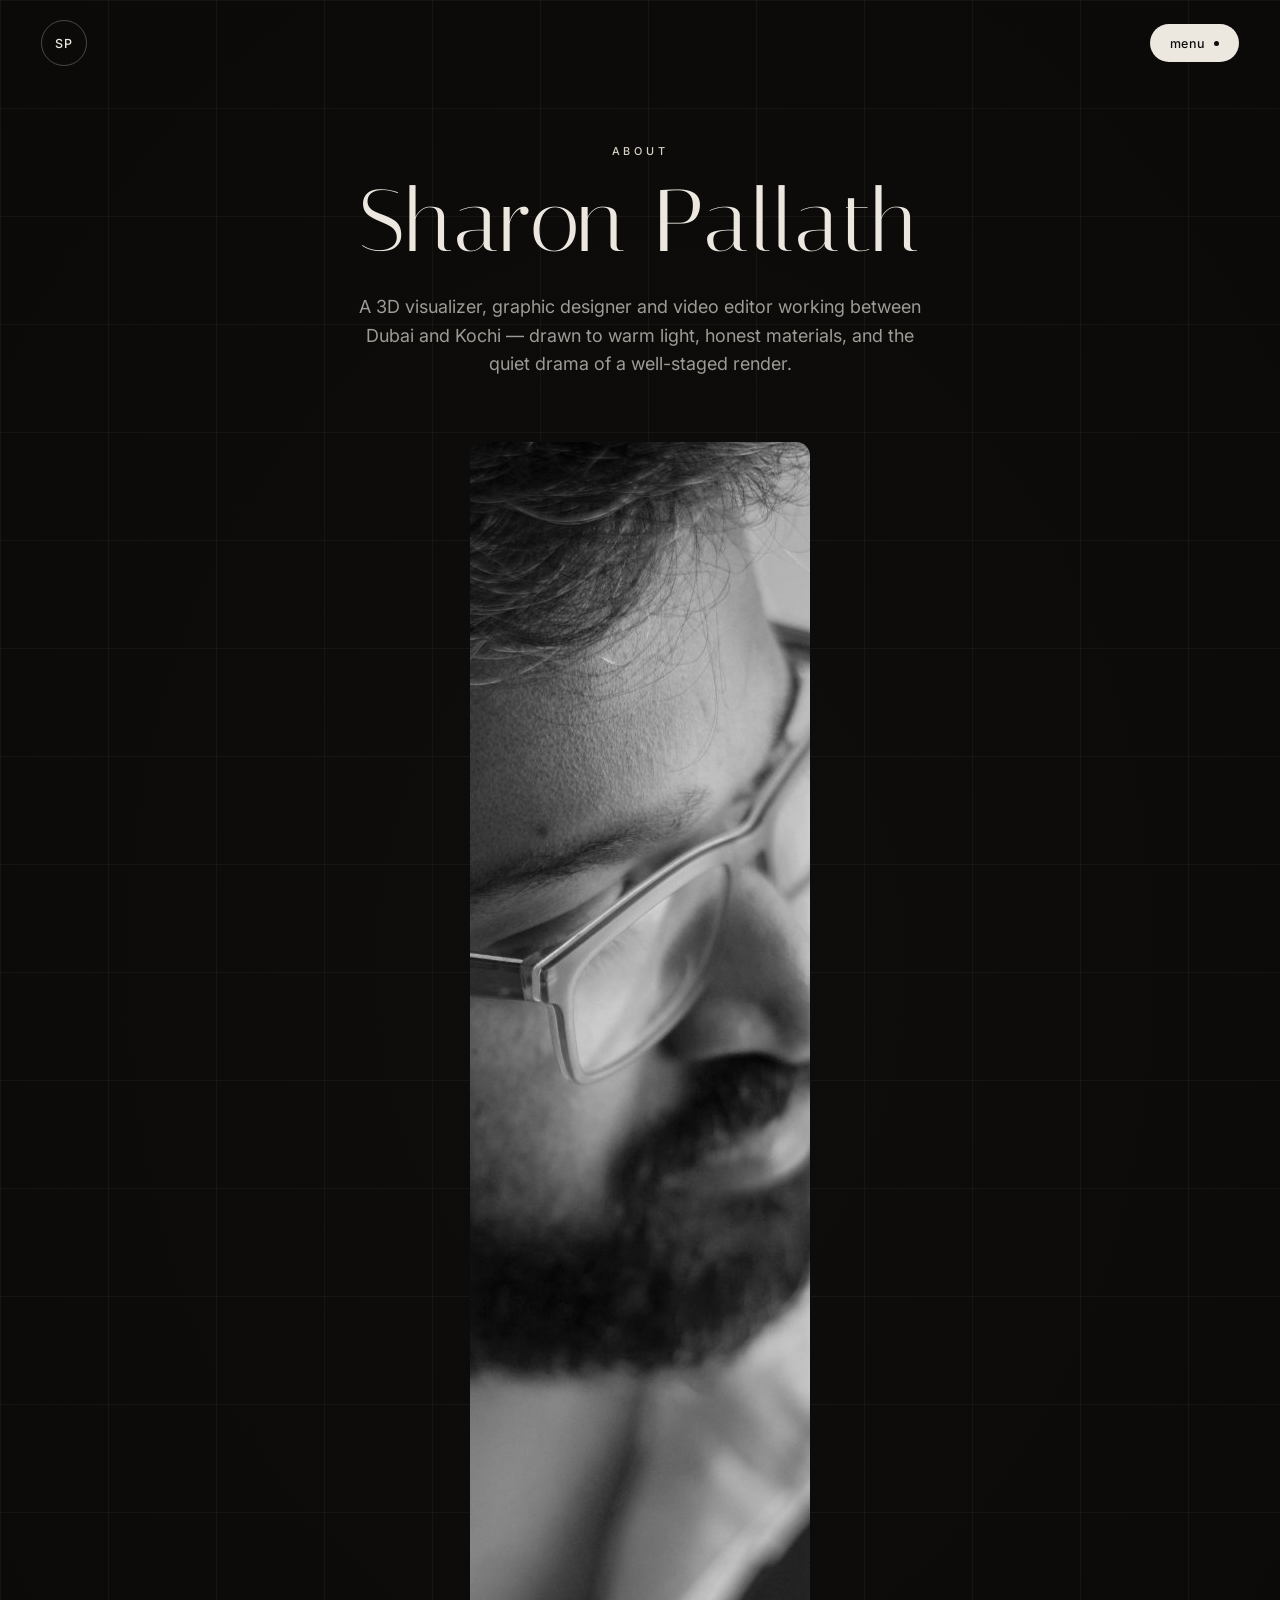
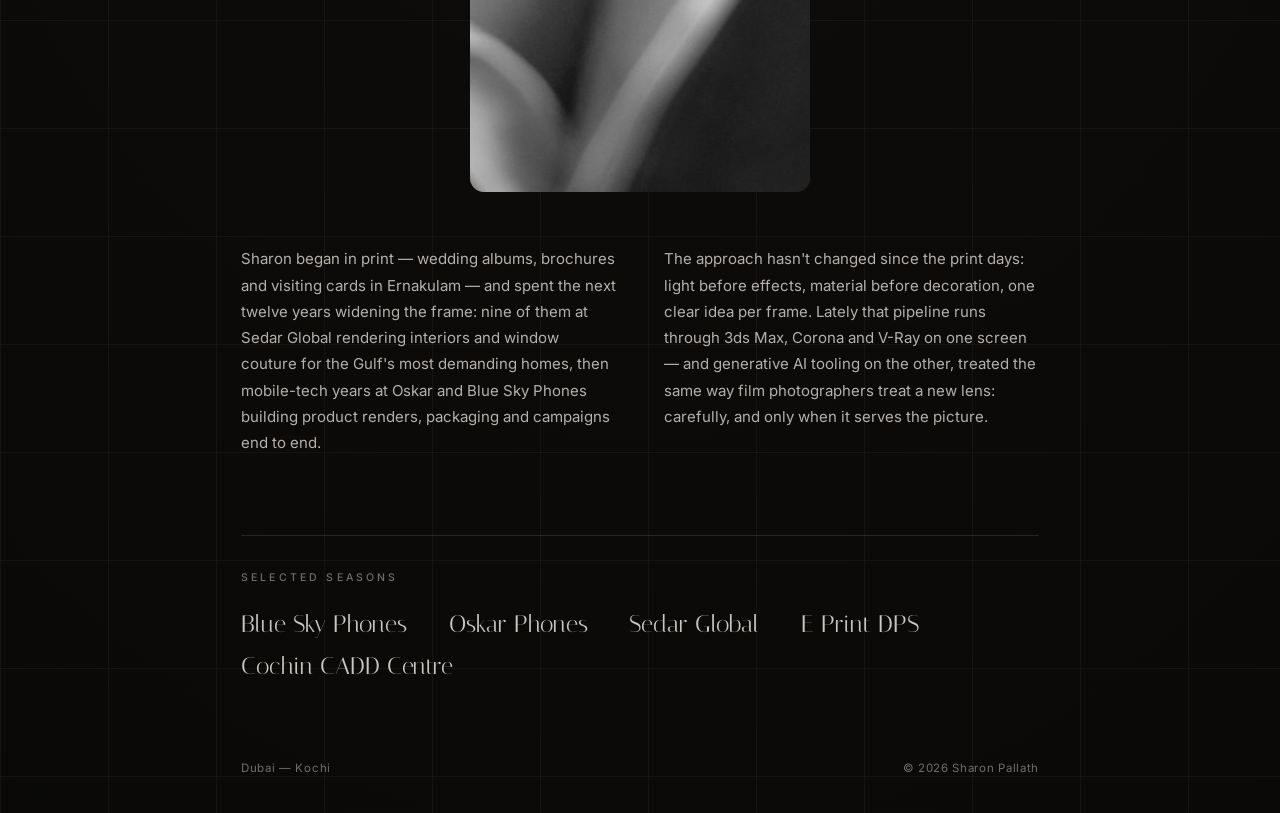
<file: about.html>
<!DOCTYPE html>
<html lang="en">
<head>
<meta charset="UTF-8">
<meta name="viewport" content="width=device-width, initial-scale=1.0">
<title>About — Sharon Pallath</title>
<meta name="description" content="About Sharon Pallath — 3D Visualizer, Graphic Designer and Video Editor, Dubai.">
<link rel="icon" href="data:image/svg+xml,<svg xmlns='http://www.w3.org/2000/svg' viewBox='0 0 100 100'><rect width='100' height='100' rx='50' fill='%230b0a09'/><text y='68' x='50' text-anchor='middle' font-size='44' font-family='Georgia,serif' fill='%23ECE8E0'>SP</text></svg>">
<link rel="preconnect" href="https://fonts.googleapis.com">
<link rel="preconnect" href="https://fonts.gstatic.com" crossorigin>
<link href="https://fonts.googleapis.com/css2?family=Italiana&family=Inter:wght@400;500&display=swap" rel="stylesheet">
<link rel="stylesheet" href="css/style.css?v=2">
</head>
<body>

<header class="bar">
  <a class="bar__logo" href="index.html" aria-label="Home">SP</a>
  <button class="pill" id="menu-btn" type="button"><span id="menu-btn-label">menu</span><i></i></button>
</header>

<main class="page">
  <div class="page__head">
    <p class="page__eyebrow">ABOUT</p>
    <h1 class="page__title">Sharon Pallath</h1>
    <p class="page__intro">A 3D visualizer, graphic designer and video editor working between Dubai and Kochi — drawn to warm light, honest materials, and the quiet drama of a well-staged render.</p>
  </div>

  <figure class="about-portrait">
    <img src="assets/img/portrait.jpg" alt="Sharon Pallath — portrait" width="900" height="1350">
  </figure>

  <div class="about-body">
    <p>Sharon began in print — wedding albums, brochures and visiting cards in Ernakulam — and spent the next twelve years widening the frame: nine of them at Sedar Global rendering interiors and window couture for the Gulf's most demanding homes, then mobile-tech years at Oskar and Blue Sky Phones building product renders, packaging and campaigns end to end.</p>
    <p>The approach hasn't changed since the print days: light before effects, material before decoration, one clear idea per frame. Lately that pipeline runs through 3ds Max, Corona and V-Ray on one screen — and generative AI tooling on the other, treated the same way film photographers treat a new lens: carefully, and only when it serves the picture.</p>
  </div>

  <div class="clients">
    <p class="clients__label">SELECTED SEASONS</p>
    <ul class="clients__list">
      <li>Blue Sky Phones</li>
      <li>Oskar Phones</li>
      <li>Sedar Global</li>
      <li>E Print DPS</li>
      <li>Cochin CADD Centre</li>
    </ul>
  </div>

  <footer class="page__foot">
    <span>Dubai — Kochi</span>
    <span>© 2026 Sharon Pallath</span>
  </footer>
</main>

<nav class="menu" id="menu" aria-hidden="true">
  <div class="menu__links">
    <a href="index.html"     class="menu__link"><em>01</em>Home</a>
    <a href="portfolio.html" class="menu__link"><em>02</em>Portfolio</a>
    <a href="about.html"     class="menu__link"><em>03</em>About</a>
    <a href="contact.html"   class="menu__link"><em>04</em>Contact</a>
  </div>
  <p class="menu__foot">DUBAI, UAE — PALLATHSHARON@GMAIL.COM</p>
</nav>

<script src="https://cdn.jsdelivr.net/npm/gsap@3.13.0/dist/gsap.min.js"></script>
<script src="js/site.js?v=2"></script>
</body>
</html>
</file>
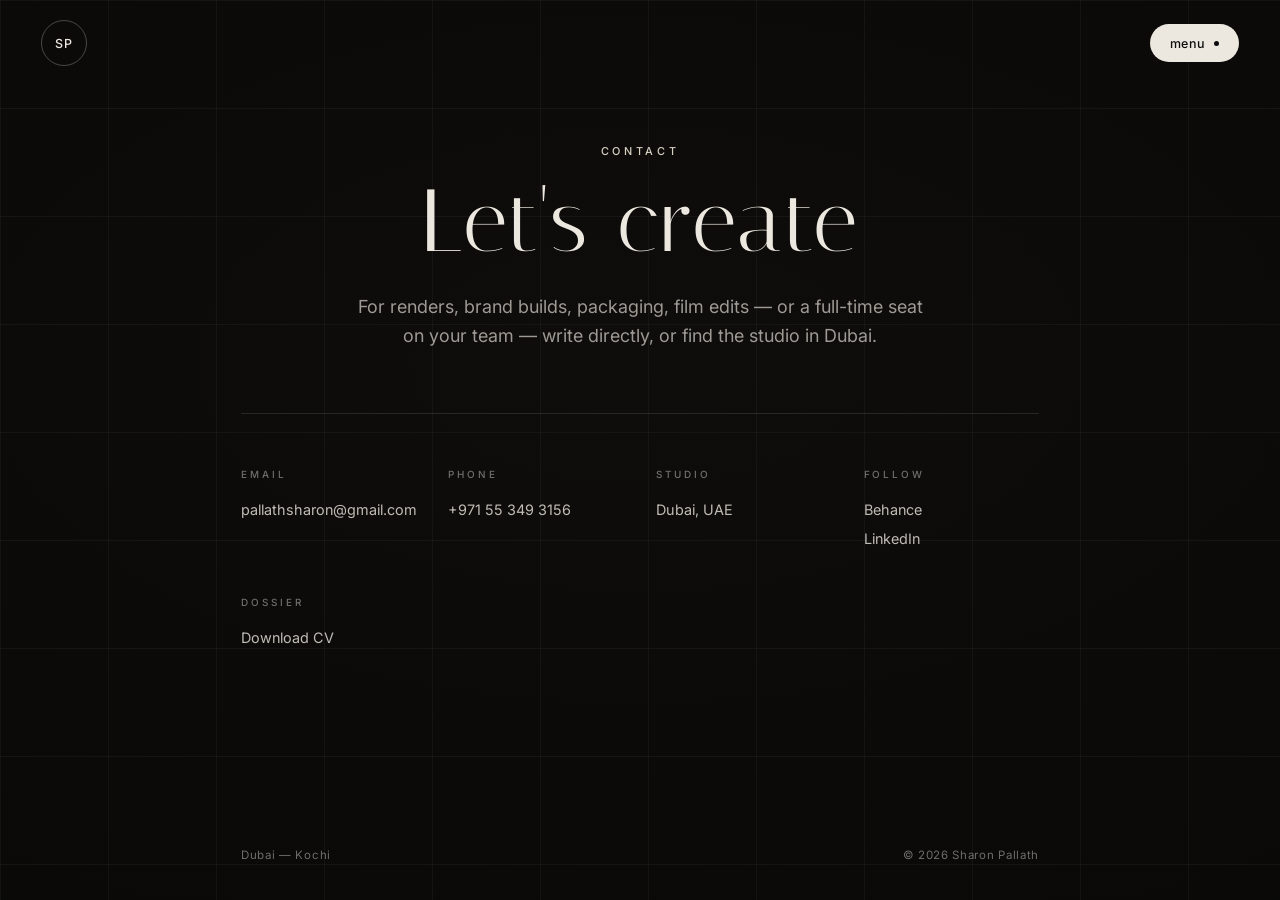
<file: contact.html>
<!DOCTYPE html>
<html lang="en">
<head>
<meta charset="UTF-8">
<meta name="viewport" content="width=device-width, initial-scale=1.0">
<title>Contact — Sharon Pallath</title>
<meta name="description" content="Contact Sharon Pallath — commissions, collaborations and full-time roles. Dubai, UAE.">
<link rel="icon" href="data:image/svg+xml,<svg xmlns='http://www.w3.org/2000/svg' viewBox='0 0 100 100'><rect width='100' height='100' rx='50' fill='%230b0a09'/><text y='68' x='50' text-anchor='middle' font-size='44' font-family='Georgia,serif' fill='%23ECE8E0'>SP</text></svg>">
<link rel="preconnect" href="https://fonts.googleapis.com">
<link rel="preconnect" href="https://fonts.gstatic.com" crossorigin>
<link href="https://fonts.googleapis.com/css2?family=Italiana&family=Inter:wght@400;500&display=swap" rel="stylesheet">
<link rel="stylesheet" href="css/style.css?v=2">
</head>
<body>

<header class="bar">
  <a class="bar__logo" href="index.html" aria-label="Home">SP</a>
  <button class="pill" id="menu-btn" type="button"><span id="menu-btn-label">menu</span><i></i></button>
</header>

<main class="page">
  <div class="page__head">
    <p class="page__eyebrow">CONTACT</p>
    <h1 class="page__title">Let's create</h1>
    <p class="page__intro">For renders, brand builds, packaging, film edits — or a full-time seat on your team — write directly, or find the studio in Dubai.</p>
  </div>

  <div class="contact-cols">
    <div>
      <h3>Email</h3>
      <a href="mailto:pallathsharon@gmail.com">pallathsharon@gmail.com</a>
    </div>
    <div>
      <h3>Phone</h3>
      <a href="tel:+971553493156">+971 55 349 3156</a>
    </div>
    <div>
      <h3>Studio</h3>
      <p>Dubai, UAE</p>
    </div>
    <div>
      <h3>Follow</h3>
      <a href="https://www.behance.net/sharonpallath1" target="_blank" rel="noopener">Behance</a>
      <a href="https://www.linkedin.com/in/sharon-pallath/" target="_blank" rel="noopener">LinkedIn</a>
    </div>
    <div>
      <h3>Dossier</h3>
      <a href="cv.pdf" target="_blank" rel="noopener">Download CV</a>
    </div>
  </div>

  <footer class="page__foot">
    <span>Dubai — Kochi</span>
    <span>© 2026 Sharon Pallath</span>
  </footer>
</main>

<nav class="menu" id="menu" aria-hidden="true">
  <div class="menu__links">
    <a href="index.html"     class="menu__link"><em>01</em>Home</a>
    <a href="portfolio.html" class="menu__link"><em>02</em>Portfolio</a>
    <a href="about.html"     class="menu__link"><em>03</em>About</a>
    <a href="contact.html"   class="menu__link"><em>04</em>Contact</a>
  </div>
  <p class="menu__foot">DUBAI, UAE — PALLATHSHARON@GMAIL.COM</p>
</nav>

<script src="https://cdn.jsdelivr.net/npm/gsap@3.13.0/dist/gsap.min.js"></script>
<script src="js/site.js?v=2"></script>
</body>
</html>
</file>
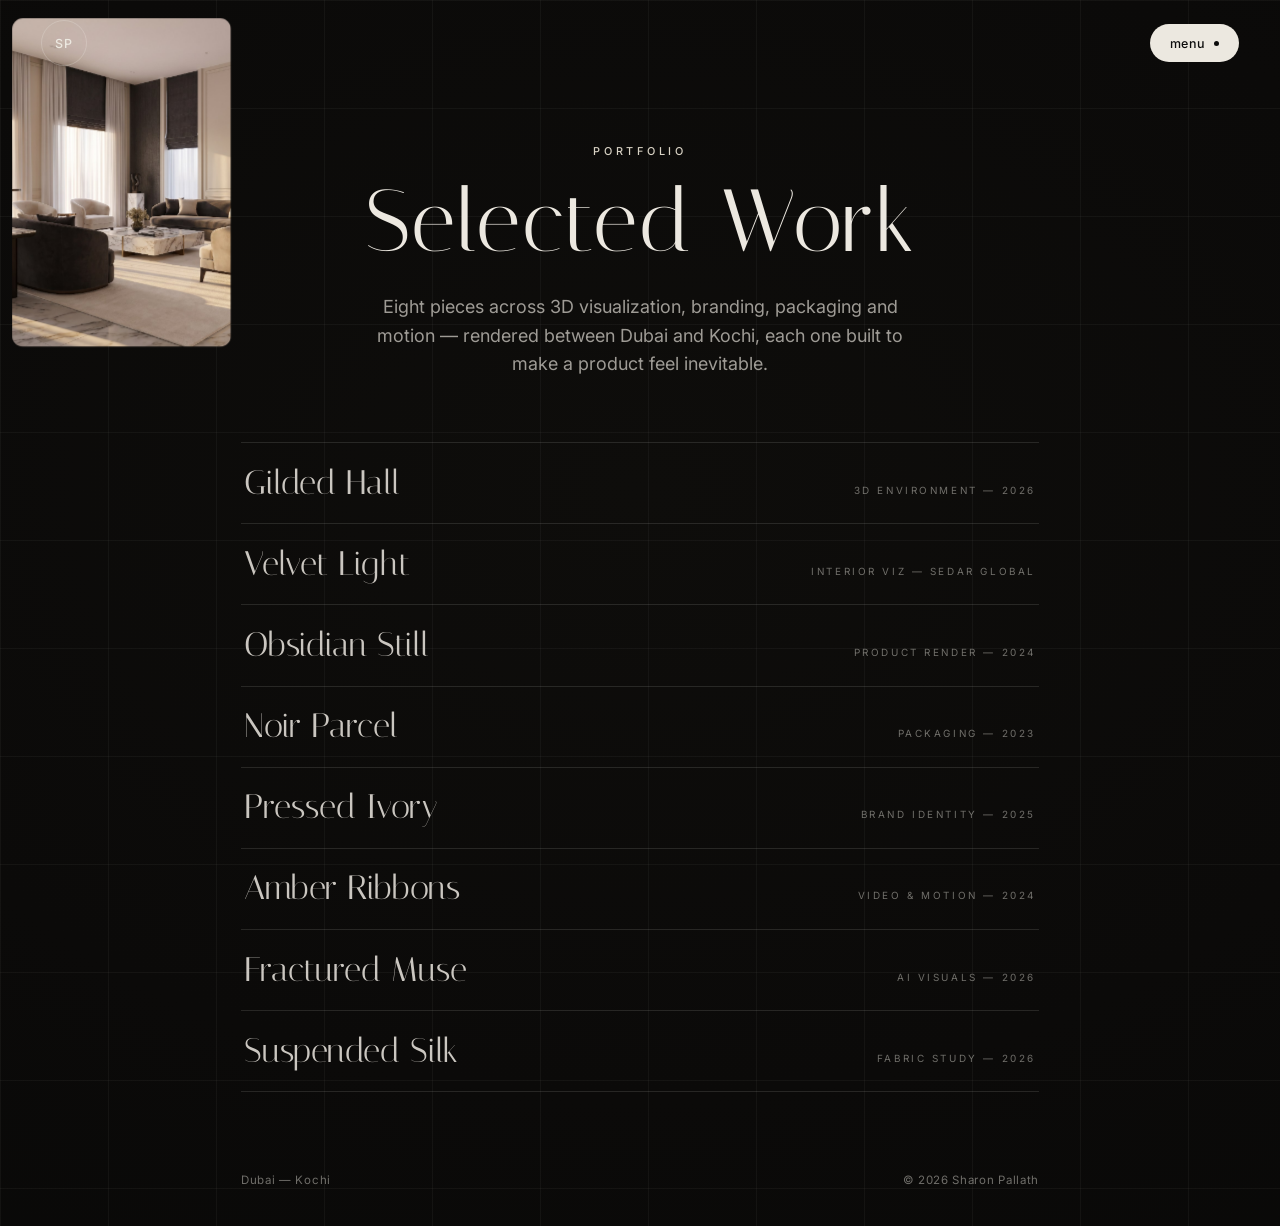
<file: portfolio.html>
<!DOCTYPE html>
<html lang="en">
<head>
<meta charset="UTF-8">
<meta name="viewport" content="width=device-width, initial-scale=1.0">
<title>Portfolio — Sharon Pallath</title>
<meta name="description" content="Selected work by Sharon Pallath — 3D visualization, branding, packaging, motion.">
<link rel="icon" href="data:image/svg+xml,<svg xmlns='http://www.w3.org/2000/svg' viewBox='0 0 100 100'><rect width='100' height='100' rx='50' fill='%230b0a09'/><text y='68' x='50' text-anchor='middle' font-size='44' font-family='Georgia,serif' fill='%23ECE8E0'>SP</text></svg>">
<link rel="preconnect" href="https://fonts.googleapis.com">
<link rel="preconnect" href="https://fonts.gstatic.com" crossorigin>
<link href="https://fonts.googleapis.com/css2?family=Italiana&family=Inter:wght@400;500&display=swap" rel="stylesheet">
<link rel="stylesheet" href="css/style.css?v=2">
</head>
<body>

<header class="bar">
  <a class="bar__logo" href="index.html" aria-label="Home">SP</a>
  <button class="pill" id="menu-btn" type="button"><span id="menu-btn-label">menu</span><i></i></button>
</header>

<main class="page">
  <div class="page__head">
    <p class="page__eyebrow">PORTFOLIO</p>
    <h1 class="page__title">Selected Work</h1>
    <p class="page__intro">Eight pieces across 3D visualization, branding, packaging and motion — rendered between Dubai and Kochi, each one built to make a product feel inevitable.</p>
  </div>

  <ol class="works-list">
    <li class="work-row" data-img="assets/img/hero.jpg"><strong>Gilded Hall</strong><span>3D Environment — 2026</span></li>
    <li class="work-row" data-img="assets/img/work-interior.jpg"><strong>Velvet Light</strong><span>Interior Viz — Sedar Global</span></li>
    <li class="work-row" data-img="assets/img/work-product.jpg"><strong>Obsidian Still</strong><span>Product Render — 2024</span></li>
    <li class="work-row" data-img="assets/img/work-packaging.jpg"><strong>Noir Parcel</strong><span>Packaging — 2023</span></li>
    <li class="work-row" data-img="assets/img/work-brand.jpg"><strong>Pressed Ivory</strong><span>Brand Identity — 2025</span></li>
    <li class="work-row" data-img="assets/img/work-video.jpg"><strong>Amber Ribbons</strong><span>Video &amp; Motion — 2024</span></li>
    <li class="work-row" data-img="assets/img/about.jpg"><strong>Fractured Muse</strong><span>AI Visuals — 2026</span></li>
    <li class="work-row" data-img="assets/img/work-silk.jpg"><strong>Suspended Silk</strong><span>Fabric Study — 2026</span></li>
  </ol>

  <div class="work-preview" id="work-preview"><img src="assets/img/work-interior.jpg" alt=""></div>

  <footer class="page__foot">
    <span>Dubai — Kochi</span>
    <span>© 2026 Sharon Pallath</span>
  </footer>
</main>

<nav class="menu" id="menu" aria-hidden="true">
  <div class="menu__links">
    <a href="index.html"     class="menu__link"><em>01</em>Home</a>
    <a href="portfolio.html" class="menu__link"><em>02</em>Portfolio</a>
    <a href="about.html"     class="menu__link"><em>03</em>About</a>
    <a href="contact.html"   class="menu__link"><em>04</em>Contact</a>
  </div>
  <p class="menu__foot">DUBAI, UAE — PALLATHSHARON@GMAIL.COM</p>
</nav>

<script src="https://cdn.jsdelivr.net/npm/gsap@3.13.0/dist/gsap.min.js"></script>
<script src="js/site.js?v=2"></script>
</body>
</html>
</file>
<file: css/style.css>
/* ═══════════════════════════════════════════════════════════
   SHARON PALLATH — PORTFOLIO 2026
   Editorial theme · dark grid · Italiana + Inter
   Home: single-viewport 3D orbit gallery (spiral / list)
   ═══════════════════════════════════════════════════════════ */

:root {
  --bg: #0b0a09;
  --ink: #0c0c0c;
  --bone: #ece8e0;
  --sand: #d8d2c4;
  --dim: rgba(236, 232, 224, 0.65);
  --mute: rgba(236, 232, 224, 0.45);
  --faint: rgba(236, 232, 224, 0.25);
  --hair: rgba(236, 232, 224, 0.12);
  --grid: rgba(236, 232, 224, 0.045);
  --serif: "Italiana", Georgia, serif;
  --sans: "Inter", Arial, sans-serif;
  --pad: clamp(1.25rem, 3.2vw, 2.8rem);
  --ease: cubic-bezier(0.22, 1, 0.36, 1);
}

@font-face {
  font-family: "Harabara";
  src: url("../assets/fonts/Harabara.ttf") format("truetype");
  font-weight: 400;
  font-display: swap;
}

* { margin: 0; padding: 0; box-sizing: border-box; }

html { background: var(--bg); }

body {
  background:
    linear-gradient(var(--grid) 1px, transparent 1px) 0 0 / 108px 108px,
    linear-gradient(90deg, var(--grid) 1px, transparent 1px) 0 0 / 108px 108px,
    radial-gradient(120% 90% at 50% 40%, #0e0d0b 0%, #0b0a09 55%, #080807 100%);
  color: var(--bone);
  font-family: var(--sans);
  font-weight: 400;
  -webkit-font-smoothing: antialiased;
  min-height: 100svh;
}
body.is-home { overflow: hidden; height: 100svh; }

::selection { background: var(--bone); color: var(--ink); }

img { display: block; max-width: 100%; }
a { color: inherit; text-decoration: none; }
ul, ol { list-style: none; }
button { background: none; border: 0; color: inherit; font: inherit; cursor: pointer; }
a, button { touch-action: manipulation; }
:focus-visible { outline: 1px solid var(--sand); outline-offset: 5px; border-radius: 2px; }
:focus:not(:focus-visible) { outline: none; }

.micro {
  font-size: 0.66rem; font-weight: 500;
  letter-spacing: 0.34em; text-transform: uppercase;
  color: var(--sand);
}

/* ═══════════ LOADER ═══════════ */

.loader {
  position: fixed; inset: 0; z-index: 300;
  background: var(--bg);
  display: flex; flex-direction: column;
  align-items: center; justify-content: center; gap: 1rem;
}
.loader__name { font-family: var(--serif); font-size: clamp(1.8rem, 4.4vw, 3rem); letter-spacing: 0.08em; }
.loader__pct { font-size: 0.64rem; letter-spacing: 0.3em; color: var(--mute); font-variant-numeric: tabular-nums; }

/* ═══════════ TOP BAR ═══════════ */

.bar {
  position: fixed; top: 0; left: 0; right: 0; z-index: 90;
  height: 5.4rem;
  display: flex; align-items: center; justify-content: space-between;
  padding: 0 var(--pad);
  pointer-events: none;
}
.bar > * { pointer-events: auto; }

.bar__logo {
  width: 2.9rem; height: 2.9rem; border-radius: 50%;
  border: 1px solid rgba(236, 232, 224, 0.28);
  display: flex; align-items: center; justify-content: center;
  font-size: 0.78rem; font-weight: 500; letter-spacing: 0.12em;
  color: var(--bone);
  transition: background-color 0.4s, color 0.4s, border-color 0.4s;
}
.bar__logo:hover { background: var(--bone); color: var(--ink); border-color: var(--bone); }

.bar__toggle {
  position: absolute; left: 50%; transform: translateX(-50%);
  display: flex; align-items: center; gap: 0.85rem;
  transition: opacity 0.35s var(--ease);
}
.toggle-btn {
  font-size: 0.78rem; font-weight: 500; letter-spacing: 0.02em;
  color: var(--mute);
  padding: 0.5rem 0.1rem;
  transition: color 0.4s;
}
.toggle-btn.is-active { color: var(--bone); }
.toggle-btn:hover { color: var(--sand); }
.bar__dot { width: 4px; height: 4px; border-radius: 50%; background: var(--faint); }

.pill {
  display: inline-flex; align-items: center; gap: 0.55rem;
  background: var(--bone); color: var(--ink);
  border-radius: 999px;
  padding: 0.72rem 1.25rem;
  font-size: 0.78rem; font-weight: 500; letter-spacing: 0.02em;
  transition: transform 0.45s var(--ease), background-color 0.4s;
}
.pill i {
  position: relative;
  width: 5px; height: 5px; border-radius: 50%;
  background: var(--ink);
  transition: transform 0.4s var(--ease), width 0.4s var(--ease),
              height 0.4s var(--ease), background-color 0.3s;
}
.pill i::before, .pill i::after {
  content: ""; position: absolute; left: 50%; top: 50%;
  width: 11px; height: 1.5px; border-radius: 1px;
  background: var(--ink);
  transform: translate(-50%, -50%) scaleX(0);
  transition: transform 0.4s var(--ease);
}
.pill:hover { transform: scale(1.05); background: #fff; }
.pill:hover i { transform: scale(1.5); }

/* menu open → dot morphs into a close X, bar lifts above the overlay */
body.menu-open .bar { z-index: 210; }
body.menu-open .bar__toggle { opacity: 0; pointer-events: none; }
body.menu-open .pill i { width: 11px; height: 11px; background: transparent; }
body.menu-open .pill:hover i { transform: rotate(90deg); }
body.menu-open .pill i::before { transform: translate(-50%, -50%) rotate(45deg) scaleX(1); }
body.menu-open .pill i::after  { transform: translate(-50%, -50%) rotate(-45deg) scaleX(1); }

/* ═══════════ HOME STAGE ═══════════ */

.stage {
  position: fixed; inset: 0;
  perspective: 1300px;
  perspective-origin: 50% 42%;
}
.orbit {
  position: absolute; inset: 0;
  transform-style: preserve-3d;
  will-change: transform;
}
.card {
  position: absolute; top: 40%; left: 50%;
  width: var(--cardW, 300px);
  aspect-ratio: 2 / 3;
  margin-left: calc(var(--cardW, 300px) / -2);
  margin-top: calc(var(--cardW, 300px) * -0.75);
  border-radius: 14px;
  overflow: hidden;
  will-change: transform, filter;
  cursor: pointer;
  backface-visibility: hidden;
  background: #141210;
}
.card img {
  width: 100%; height: 100%; object-fit: cover;
  filter: grayscale(1) contrast(1.04);
  transition: filter 0.55s ease, transform 0.7s var(--ease);
}
.card:hover img { filter: grayscale(0) contrast(1); transform: scale(1.045); }
.card::after {
  content: ""; position: absolute; inset: 0; border-radius: 14px;
  box-shadow: inset 0 0 0 1px rgba(236, 232, 224, 0.08);
  pointer-events: none;
}

/* hero type block — lifted above the caption row */
.hero-type {
  position: fixed; left: 0; right: 0; bottom: 9.6rem; z-index: 40;
  text-align: center;
  pointer-events: none;
  padding: 0 var(--pad);
}
.hero-type__eyebrow {
  font-size: 0.68rem; font-weight: 500; letter-spacing: 0.34em;
  color: var(--sand); text-transform: uppercase;
  margin-bottom: 1rem;
}
.hero-type__name {
  font-family: "Harabara", var(--serif);
  font-weight: 400;
  font-size: clamp(2.6rem, 7.2vw, 7rem);
  line-height: 1;
  letter-spacing: 0.09em;
  text-transform: uppercase;
  color: var(--bone);
  white-space: nowrap;
}
.hero-hint {
  position: fixed; left: 50%; transform: translateX(-50%);
  bottom: 0.9rem; z-index: 41;
  font-size: 0.64rem; letter-spacing: 0.3em; color: var(--mute);
  pointer-events: none;
}

/* caption — centered below the name */
.caption {
  position: fixed; left: 50%; transform: translateX(-50%); bottom: 5.6rem; z-index: 41;
  justify-content: center;
  display: flex; align-items: center; gap: 0.9rem;
  pointer-events: none;
  max-width: 40vw;
}
.caption__num { font-size: 0.7rem; letter-spacing: 0.22em; color: var(--sand); font-variant-numeric: tabular-nums; }
.caption__line { width: 2.6rem; height: 1px; background: rgba(236, 232, 224, 0.35); flex-shrink: 0; }
.caption__text {
  font-size: 0.7rem; font-weight: 500; letter-spacing: 0.22em;
  text-transform: uppercase; color: var(--bone);
  white-space: nowrap; overflow: hidden; text-overflow: ellipsis;
}

/* rotating circular badge bottom-left */
.badge {
  position: fixed; left: var(--pad); bottom: 4.6rem; z-index: 41;
  width: 8.6rem; height: 8.6rem;
  pointer-events: none;
}
.badge svg { width: 100%; height: 100%; overflow: visible; animation: badge-spin 22s linear infinite; }
.badge text {
  font-family: var(--sans); font-size: 10.5px; font-weight: 500;
  letter-spacing: 3.4px; text-transform: uppercase;
  fill: var(--sand);
}
.badge::after {
  content: ""; position: absolute; top: 50%; left: 50%;
  width: 7px; height: 7px; margin: -3.5px;
  border-radius: 50%; background: var(--sand);
}
@keyframes badge-spin { to { transform: rotate(360deg); } }

/* ═══════════ MENU OVERLAY ═══════════ */

.menu {
  position: fixed; inset: 0; z-index: 200;
  background: rgba(8, 8, 7, 0.55);
  backdrop-filter: blur(18px);
  -webkit-backdrop-filter: blur(18px);
  opacity: 0; visibility: hidden;
  display: flex; align-items: center; justify-content: center;
}
.menu__links { display: flex; flex-direction: column; align-items: center; gap: 0.4rem; }
.menu__link {
  font-family: var(--serif);
  font-size: clamp(2.6rem, 7.5vh, 4.6rem);
  line-height: 1.16;
  color: var(--dim);
  display: flex; align-items: baseline; gap: 1.1rem;
  transition: color 0.4s, letter-spacing 0.55s var(--ease);
}
.menu__link em { font-family: var(--sans); font-style: normal; font-size: 0.6rem; letter-spacing: 0.3em; color: var(--mute); }
.menu__link:hover, .menu__link.is-current { color: var(--bone); letter-spacing: 0.06em; }
.menu__foot {
  position: absolute; bottom: 2.2rem; left: 0; right: 0;
  text-align: center;
  font-size: 0.62rem; letter-spacing: 0.28em; color: var(--mute);
}

/* ═══════════ SUBPAGES ═══════════ */

.page {
  min-height: 100svh;
  display: flex; flex-direction: column;
  padding: clamp(7rem, 16vh, 10rem) var(--pad) 2.4rem;
  max-width: 880px; margin: 0 auto;
}
.page__head { text-align: center; margin-bottom: clamp(2.6rem, 7vh, 4.6rem); }
.page__eyebrow {
  font-size: 0.68rem; font-weight: 500; letter-spacing: 0.34em;
  color: var(--sand); text-transform: uppercase;
  margin-bottom: 1.4rem;
}
.page__title {
  font-family: var(--serif); font-weight: 400;
  font-size: clamp(3.2rem, 9vw, 5.5rem);
  line-height: 0.95; letter-spacing: 0.02em;
  color: var(--bone);
}
.page__intro {
  font-size: clamp(1rem, 1.6vw, 1.125rem); line-height: 1.6;
  color: var(--dim);
  max-width: 52ch; margin: 1.8rem auto 0;
}

.page__foot {
  margin-top: auto;
  padding-top: clamp(3.5rem, 9vh, 6rem);
  display: flex; justify-content: space-between; gap: 1.5rem; flex-wrap: wrap;
  font-size: 0.72rem; letter-spacing: 0.06em; color: var(--mute);
}

/* about */
.about-portrait {
  width: min(340px, 72vw); margin: 0 auto clamp(2.4rem, 6vh, 4rem);
  border-radius: 14px; overflow: hidden;
  box-shadow: inset 0 0 0 1px var(--hair);
}
.about-portrait img {
  width: 100%; aspect-ratio: 3 / 4; object-fit: cover;
  filter: grayscale(1);
  transition: filter 0.6s ease, transform 0.8s var(--ease);
}
.about-portrait:hover img { filter: grayscale(0); transform: scale(1.03); }
.about-body {
  columns: 2; column-gap: 3rem;
  font-size: 0.94rem; line-height: 1.75; color: rgba(236, 232, 224, 0.75);
  margin-bottom: clamp(3rem, 8vh, 5rem);
}
.about-body p { break-inside: avoid; margin-bottom: 1.2rem; }
.clients { border-top: 1px solid var(--hair); padding-top: 2.2rem; }
.clients__label {
  font-size: 0.66rem; font-weight: 500; letter-spacing: 0.3em;
  color: var(--mute); text-transform: uppercase;
  margin-bottom: 1.6rem;
}
.clients__list { display: flex; flex-wrap: wrap; gap: 0.9rem 2.6rem; }
.clients__list li {
  font-family: var(--serif); font-size: 1.5rem;
  color: rgba(236, 232, 224, 0.85);
  transition: color 0.35s;
}
.clients__list li:hover { color: var(--bone); }

/* contact */
.contact-cols {
  display: grid;
  grid-template-columns: repeat(auto-fit, minmax(160px, 1fr));
  gap: 2.6rem 2rem;
  border-top: 1px solid var(--hair);
  padding-top: clamp(2.4rem, 6vh, 3.6rem);
}
.contact-cols h3 {
  font-size: 0.62rem; font-weight: 500; letter-spacing: 0.3em;
  color: var(--mute); text-transform: uppercase;
  margin-bottom: 1rem;
}
.contact-cols a, .contact-cols p {
  display: block;
  font-size: 0.9rem; line-height: 2; color: rgba(236, 232, 224, 0.8);
  transition: color 0.3s; width: fit-content;
}
.contact-cols a:hover { color: var(--bone); }

/* portfolio */
.works-list { border-top: 1px solid var(--hair); }
.work-row {
  display: flex; align-items: baseline; justify-content: space-between; gap: 1.6rem;
  padding: 1.35rem 0.2rem;
  border-bottom: 1px solid var(--hair);
  cursor: pointer;
  transition: opacity 0.4s, padding-left 0.5s var(--ease);
}
.work-row strong {
  font-family: var(--serif); font-weight: 400;
  font-size: clamp(1.5rem, 3.6vw, 2.1rem); line-height: 1.1;
  color: rgba(236, 232, 224, 0.85);
  transition: color 0.35s;
}
.work-row span { font-size: 0.62rem; letter-spacing: 0.26em; text-transform: uppercase; color: var(--mute); flex-shrink: 0; }
.works-list:hover .work-row { opacity: 0.4; }
.works-list .work-row:hover { opacity: 1; padding-left: 1rem; }
.work-row:hover strong { color: var(--bone); }

.work-preview {
  position: fixed; z-index: 60; top: 0; left: 0;
  width: clamp(170px, 19vw, 280px); aspect-ratio: 2 / 3;
  border-radius: 12px; overflow: hidden;
  pointer-events: none; opacity: 0; transform: scale(0.9);
}
.work-preview img { width: 100%; height: 100%; object-fit: cover; }

/* ═══════════ RESPONSIVE ═══════════ */

@media (max-width: 760px) {
  .bar { height: 4.6rem; }
  .bar__toggle { position: static; transform: none; }
  .bar { gap: 0.8rem; }
  .pill { padding: 0.6rem 1rem; }
  .hero-type { bottom: 8rem; }
  .hero-type__name { font-size: clamp(1.7rem, 8.6vw, 3.4rem); }
  .caption { bottom: 4.6rem; max-width: 86vw; }
  .badge { display: none; }
  .hero-hint { bottom: 0.7rem; }
  .about-body { columns: 1; }
  .menu__link { font-size: clamp(2.2rem, 6.4vh, 3.4rem); }
  .work-preview { display: none; }
}

@media (prefers-reduced-motion: reduce) {
  .badge svg { animation: none; }
  .card img, .about-portrait img { transition: none; }
}
</file>
